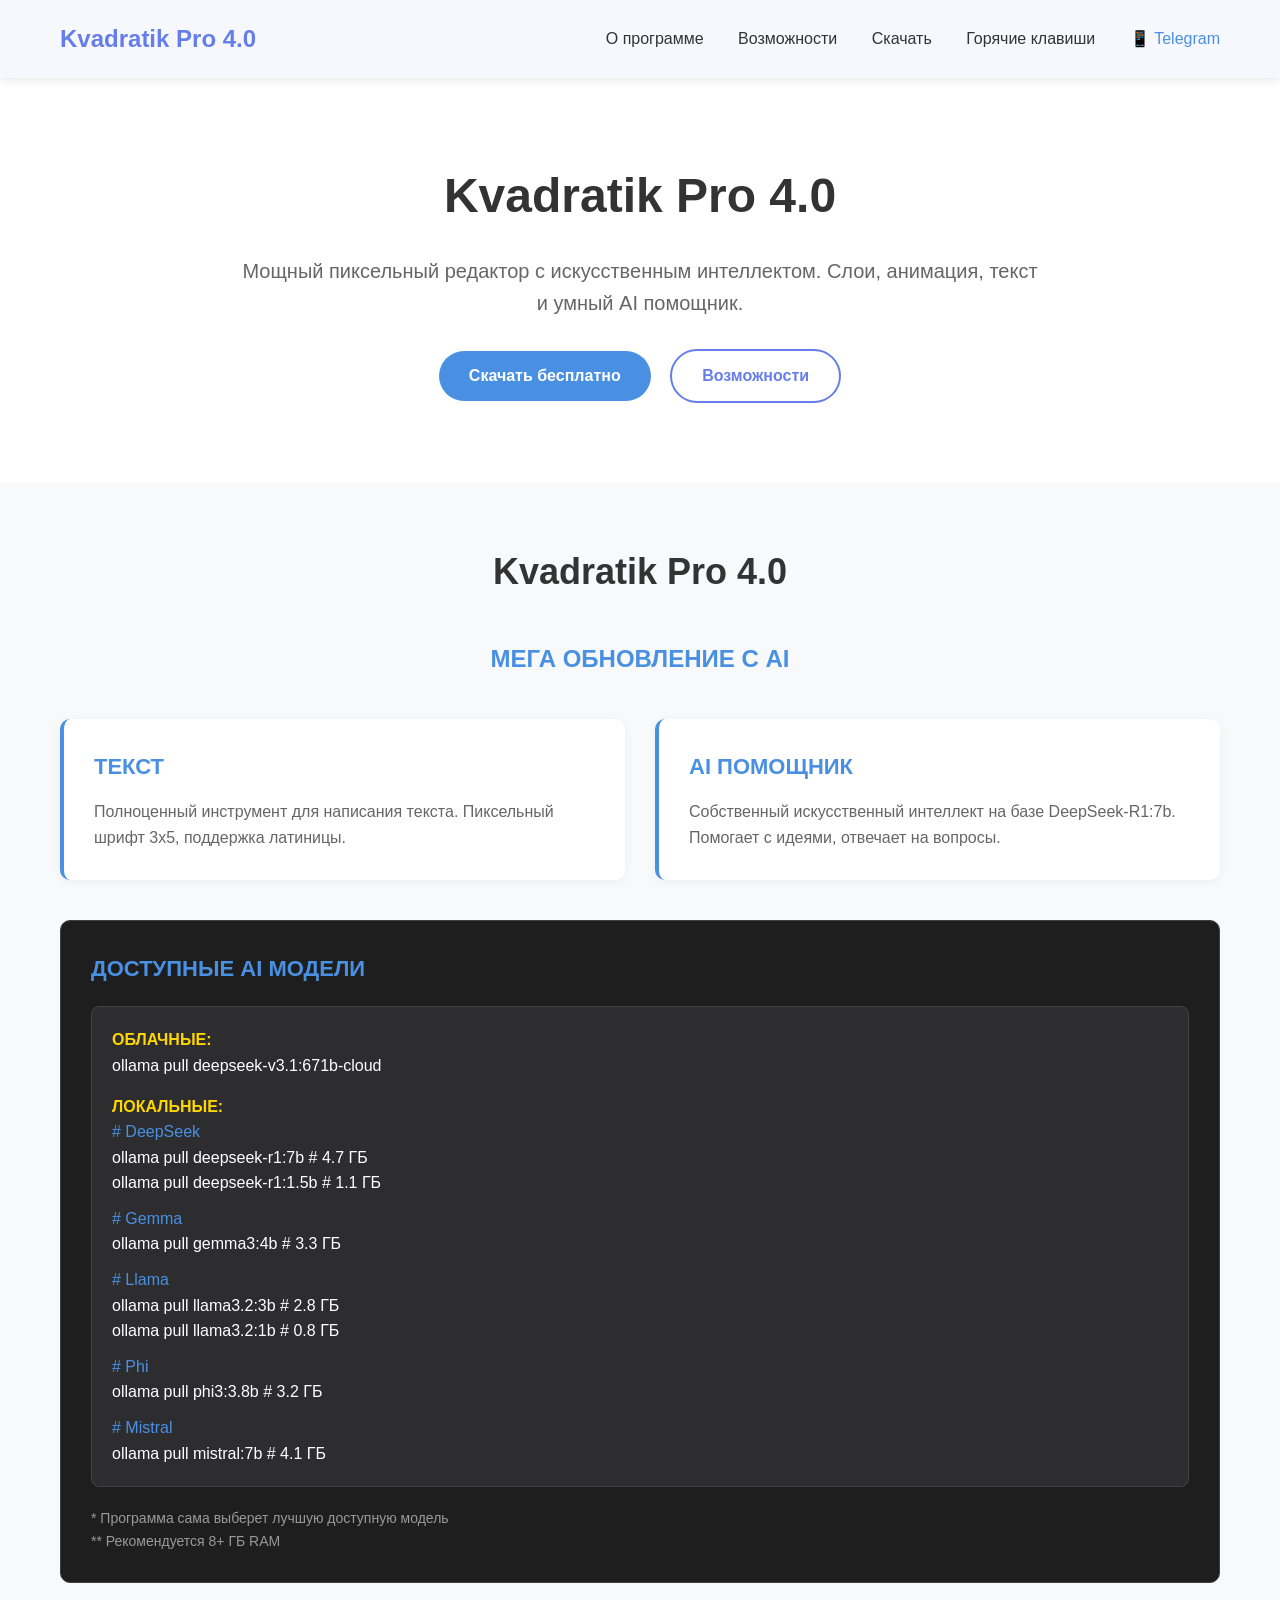
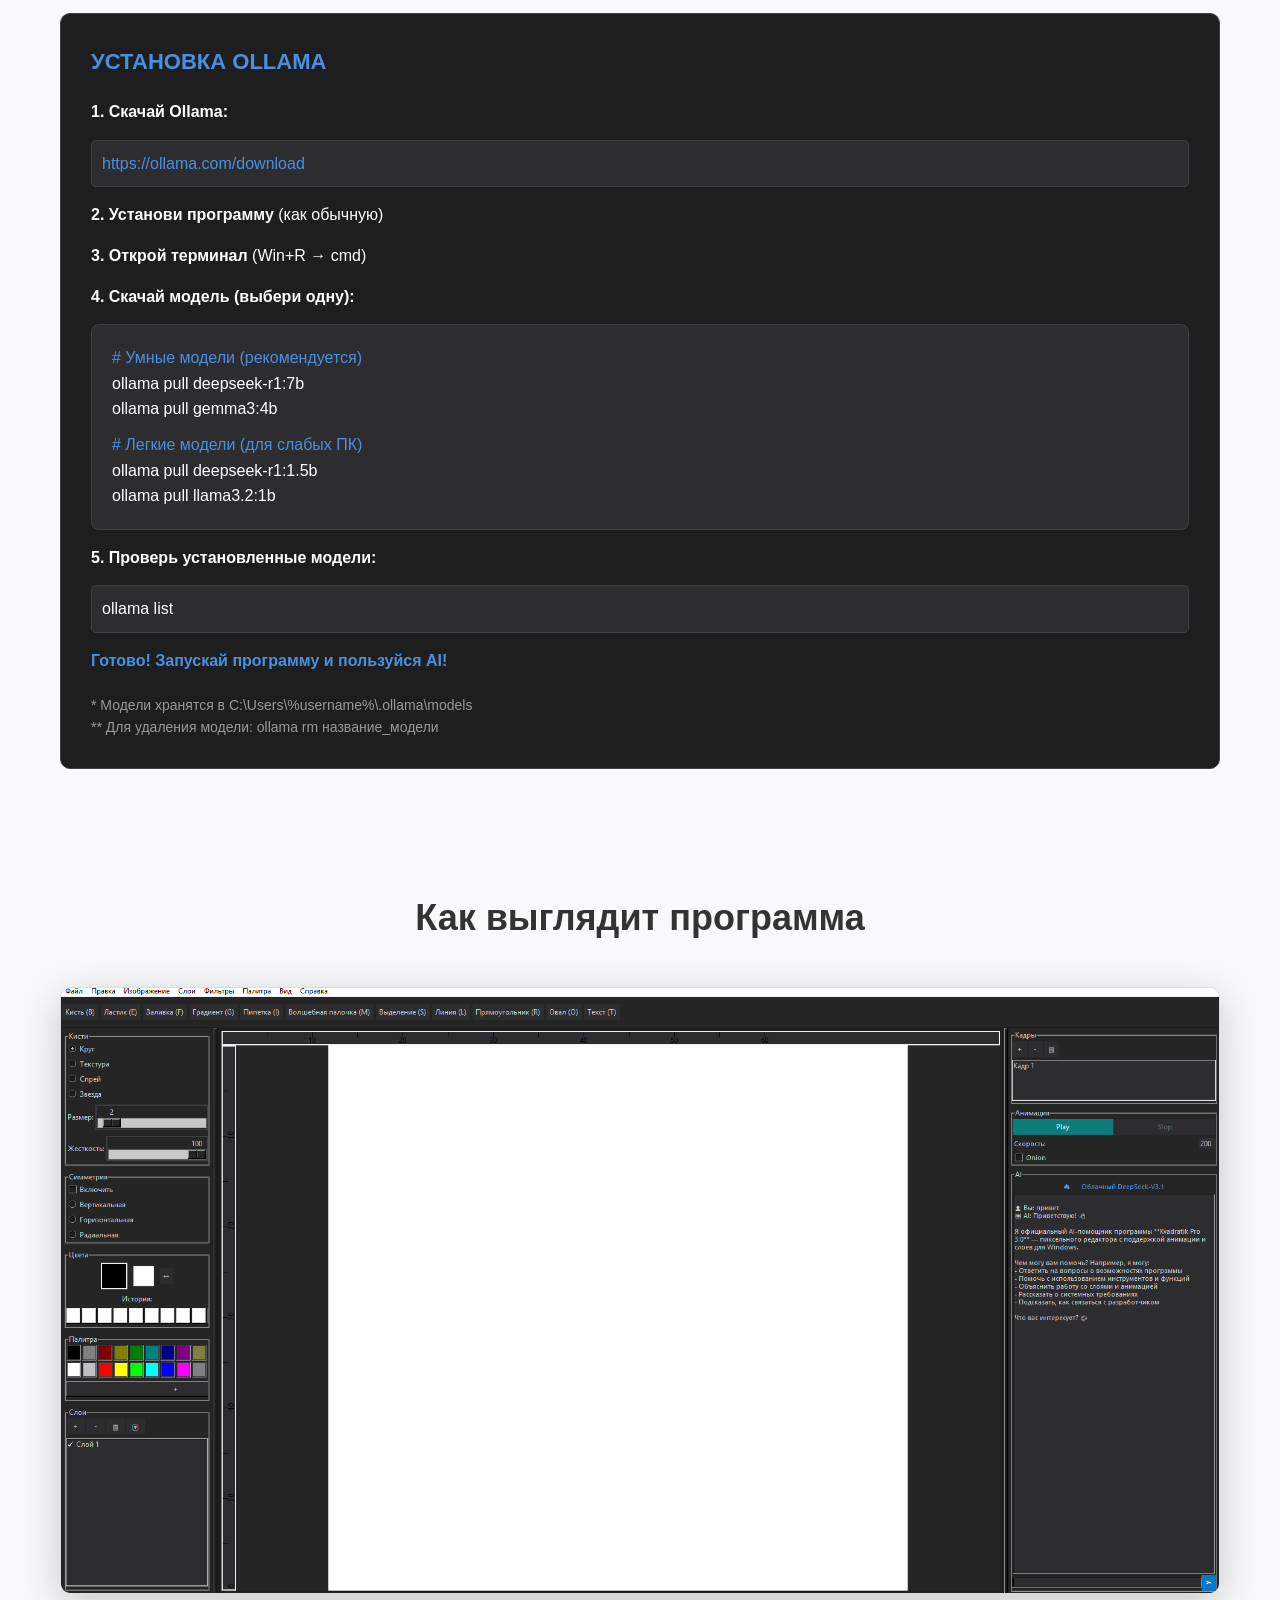
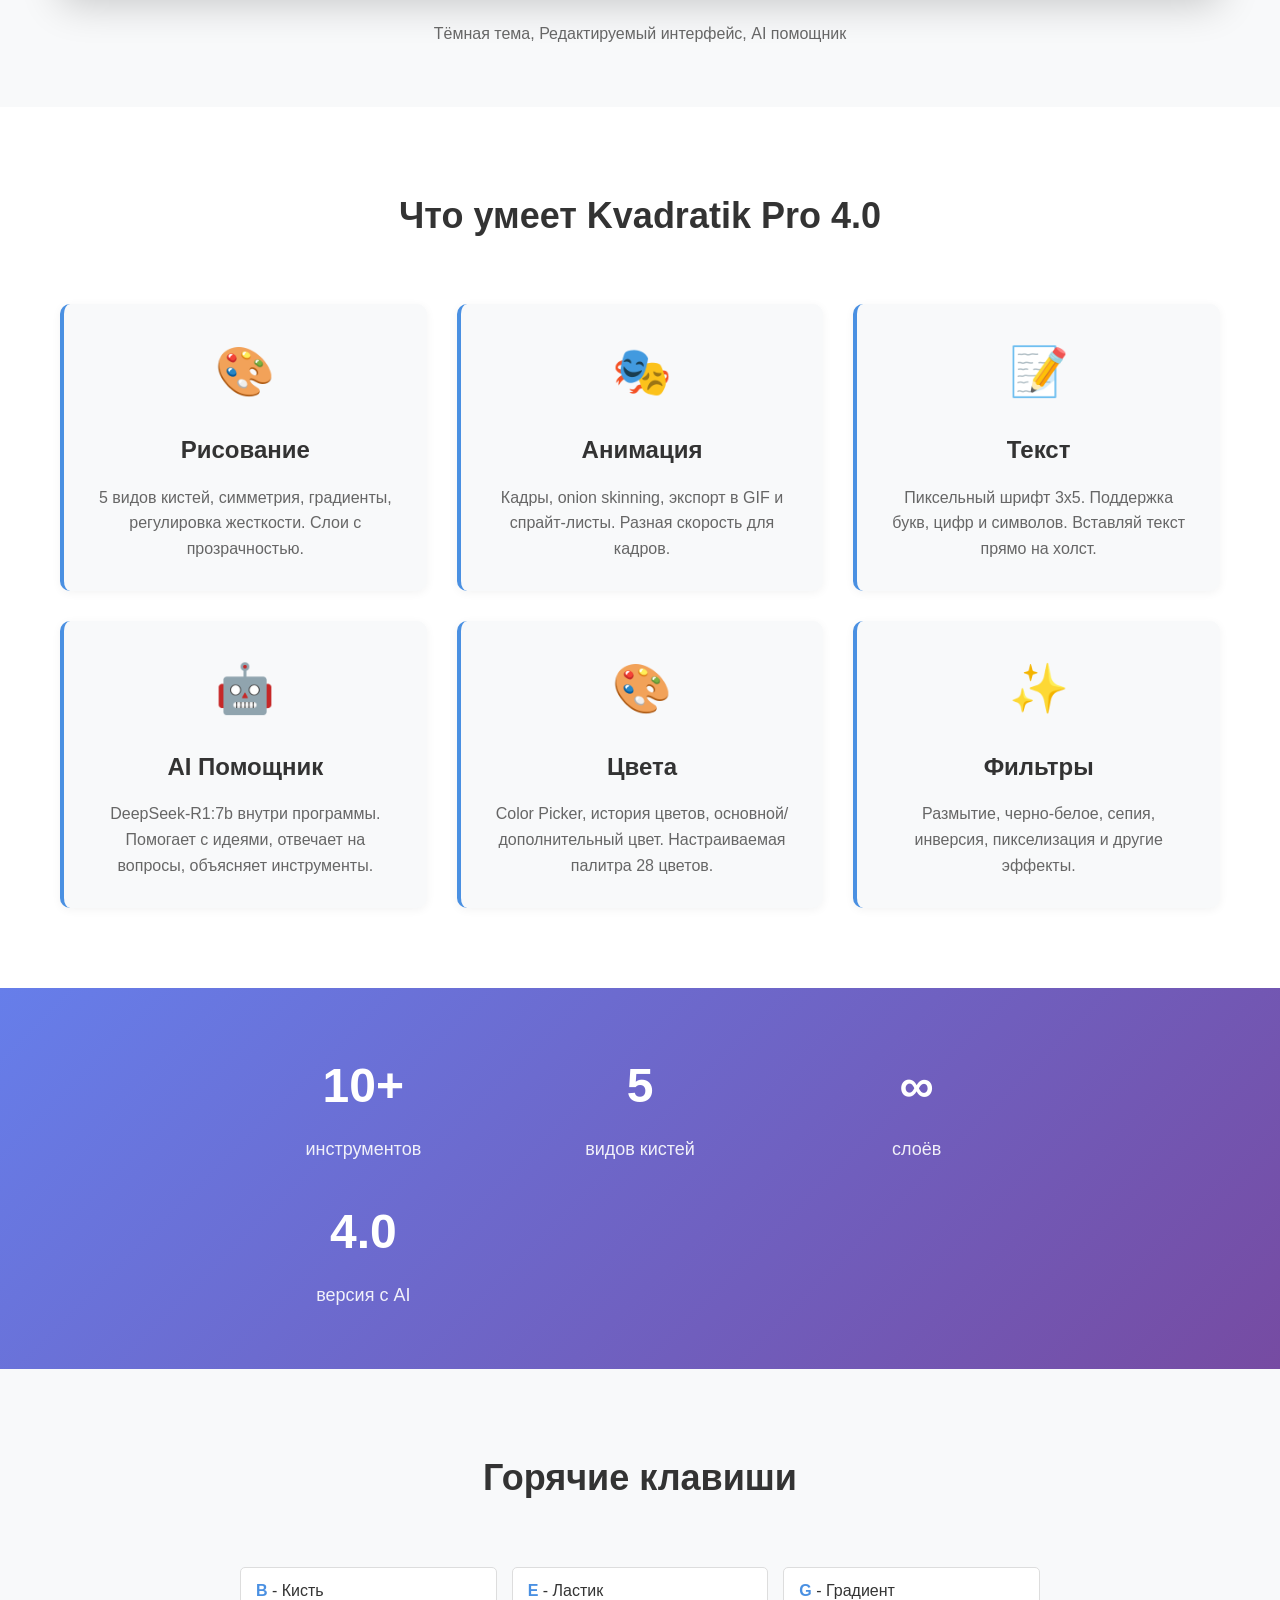
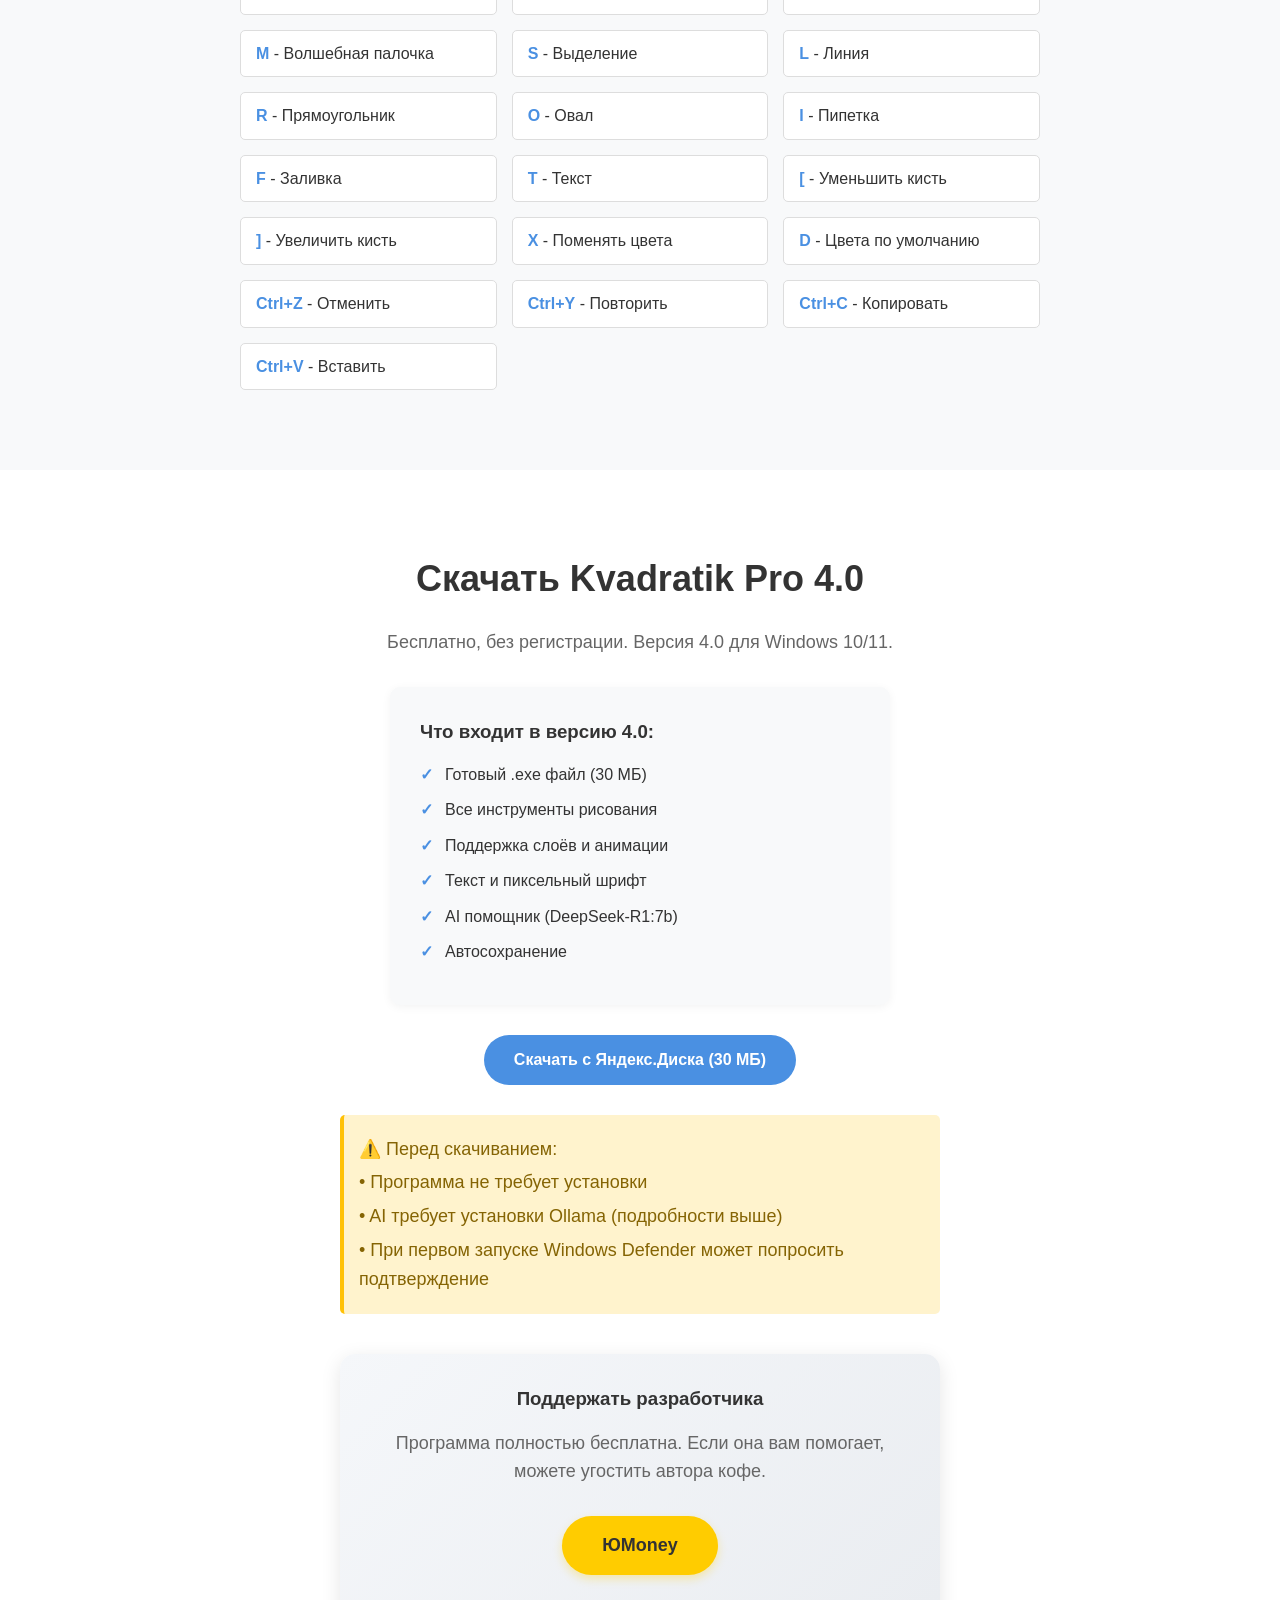
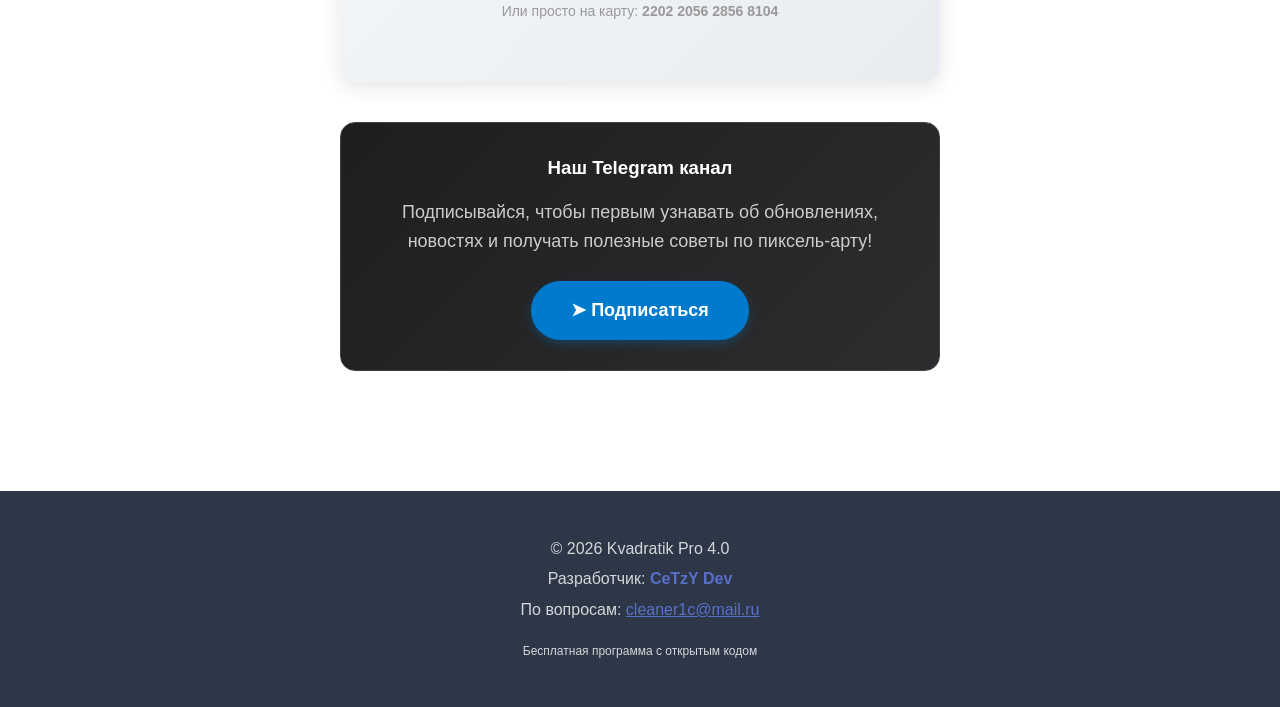
<file: index.html>
<!DOCTYPE html>
<html lang="ru">
<head>
    <meta charset="UTF-8">
    <meta name="viewport" content="width=device-width, initial-scale=1.0">
    
    <link rel="icon" type="image/x-icon" href="favicon.ico?v=2">
    <link rel="shortcut icon" href="favicon.ico?v=2" type="image/x-icon">
    
    <title>Kvadratik Pro 4.0 | Пиксельный редактор с AI</title>
    
    <!-- Мета-теги -->
    <meta name="keywords" content="пиксельный редактор, рисование, анимация, слои, pixel art, ai помощник, deepseek">
    <meta name="description" content="Kvadratik Pro 4.0 - пиксельный редактор с AI помощником на базе DeepSeek. Слои, анимация, текст, фильтры и умный AI.">
    <meta name="author" content="CeTzY Dev">
    
    <!-- Подключение CSS -->
    <link rel="stylesheet" href="style.css">
    
    <!-- Yandex.Metrika counter -->
    <script type="text/javascript" >
       (function(m,e,t,r,i,k,a){m[i]=m[i]||function(){(m[i].a=m[i].a||[]).push(arguments)};
       m[i].l=1*new Date();
       for (var j = 0; j < document.scripts.length; j++) {if (document.scripts[j].src === r) { return; }}
       k=e.createElement(t),a=e.getElementsByTagName(t)[0],k.async=1,k.src=r,a.parentNode.insertBefore(k,a)})
       (window, document, "script", "https://mc.yandex.ru/metrika/tag.js", "ym");

       ym(106921415, "init", {
            clickmap:true,
            trackLinks:true,
            accurateTrackBounce:true,
            webvisor:true,
            ecommerce:"dataLayer",
            ssr: true,
            referrer: document.referrer,
            url: location.href
       });
    </script>
    <noscript><div><img src="https://mc.yandex.ru/watch/106921415" style="position:absolute; left:-9999px;" alt="" /></div></noscript>
</head>
<body>
    <header class="header">
        <div class="container header-content">
            <div class="logo">Kvadratik Pro 4.0</div>
            <nav class="nav">
                <a href="#about">О программе</a>
                <a href="#features">Возможности</a>
                <a href="#download">Скачать</a>
                <a href="#hotkeys">Горячие клавиши</a>
                <a href="https://t.me/+Dt6T9wrchfpiMDli" target="_blank" style="color: #4a90e2;">📱 Telegram</a>
            </nav>
        </div>
    </header>
    
    <section class="hero" id="about">
        <div class="container">
            <h1>Kvadratik Pro 4.0</h1>
            <p>Мощный пиксельный редактор с искусственным интеллектом. Слои, анимация, текст и умный AI помощник.</p>
            <div style="margin-top: 30px;">
                <a href="#download" class="btn btn-primary">Скачать бесплатно</a>
                <a href="#features" class="btn btn-outline" style="margin-left: 15px;">Возможности</a>
            </div>
        </div>
    </section>
    
    <!-- БЛОК ОБНОВЛЕНИЯ 4.0 -->
    <section style="background: #f8f9fa; padding: 60px 0;">
        <div class="container">
            <h2 style="text-align: center; font-size: 36px; margin-bottom: 40px; color: #333;">Kvadratik Pro 4.0</h2>
            <h3 style="text-align: center; font-size: 24px; margin-bottom: 40px; color: #4a90e2;">МЕГА ОБНОВЛЕНИЕ С AI</h3>
            
            <div style="display: grid; grid-template-columns: repeat(auto-fit, minmax(300px, 1fr)); gap: 30px; margin-bottom: 40px;">
                <div style="background: white; padding: 30px; border-radius: 10px; border-left: 4px solid #4a90e2; box-shadow: 0 2px 10px rgba(0,0,0,0.05);">
                    <h4 style="font-size: 22px; color: #4a90e2; margin-bottom: 15px;">ТЕКСТ</h4>
                    <p style="color: #666;">Полноценный инструмент для написания текста. Пиксельный шрифт 3x5, поддержка латиницы.</p>
                </div>
                
                <div style="background: white; padding: 30px; border-radius: 10px; border-left: 4px solid #4a90e2; box-shadow: 0 2px 10px rgba(0,0,0,0.05);">
                    <h4 style="font-size: 22px; color: #4a90e2; margin-bottom: 15px;">AI ПОМОЩНИК</h4>
                    <p style="color: #666;">Собственный искусственный интеллект на базе DeepSeek-R1:7b. Помогает с идеями, отвечает на вопросы.</p>
                </div>
            </div>
            
            <div style="background: #1e1e1e; padding: 30px; border-radius: 10px; color: white; border: 1px solid #3f3f46; margin-bottom: 30px;">
                <h4 style="font-size: 22px; margin-bottom: 20px; color: #4a90e2;">ДОСТУПНЫЕ AI МОДЕЛИ</h4>
                
                <div style="background: #2d2d30; padding: 20px; border-radius: 8px; font-family: monospace; border: 1px solid #3f3f46;">
                    <p style="color: #ffd700; font-weight: bold;">ОБЛАЧНЫЕ:</p>
                    <p style="color: #fff;">ollama pull deepseek-v3.1:671b-cloud</p>
                    
                    <p style="color: #ffd700; font-weight: bold; margin-top: 15px;">ЛОКАЛЬНЫЕ:</p>
                    <p style="color: #4a90e2;"># DeepSeek</p>
                    <p style="color: #fff;">ollama pull deepseek-r1:7b     # 4.7 ГБ</p>
                    <p style="color: #fff;">ollama pull deepseek-r1:1.5b   # 1.1 ГБ</p>
                    
                    <p style="color: #4a90e2; margin-top: 10px;"># Gemma</p>
                    <p style="color: #fff;">ollama pull gemma3:4b          # 3.3 ГБ</p>
                    
                    <p style="color: #4a90e2; margin-top: 10px;"># Llama</p>
                    <p style="color: #fff;">ollama pull llama3.2:3b        # 2.8 ГБ</p>
                    <p style="color: #fff;">ollama pull llama3.2:1b        # 0.8 ГБ</p>
                    
                    <p style="color: #4a90e2; margin-top: 10px;"># Phi</p>
                    <p style="color: #fff;">ollama pull phi3:3.8b          # 3.2 ГБ</p>
                    
                    <p style="color: #4a90e2; margin-top: 10px;"># Mistral</p>
                    <p style="color: #fff;">ollama pull mistral:7b         # 4.1 ГБ</p>
                </div>
                
                <p style="font-size: 14px; margin-top: 20px; color: #999;">
                    * Программа сама выберет лучшую доступную модель<br>
                    ** Рекомендуется 8+ ГБ RAM
                </p>
            </div>

            <!-- ИНСТРУКЦИЯ ПО УСТАНОВКЕ OLLAMA -->
            <div style="background: #1e1e1e; padding: 30px; border-radius: 10px; color: white; border: 1px solid #3f3f46;">
                <h4 style="font-size: 22px; margin-bottom: 20px; color: #4a90e2;">УСТАНОВКА OLLAMA</h4>
                
                <p style="margin: 15px 0; color: #fff;"><strong>1. Скачай Ollama:</strong></p>
                <div style="background: #2d2d30; padding: 10px; border-radius: 5px; margin: 10px 0; border: 1px solid #3f3f46;">
                    <code style="color: #4a90e2;">https://ollama.com/download</code>
                </div>
                
                <p style="margin: 15px 0; color: #fff;"><strong>2. Установи программу</strong> (как обычную)</p>
                
                <p style="margin: 15px 0; color: #fff;"><strong>3. Открой терминал</strong> (Win+R → cmd)</p>
                
                <p style="margin: 15px 0; color: #fff;"><strong>4. Скачай модель (выбери одну):</strong></p>
                <div style="background: #2d2d30; padding: 20px; border-radius: 8px; font-family: monospace; border: 1px solid #3f3f46;">
                    <p style="color: #4a90e2;"># Умные модели (рекомендуется)</p>
                    <p style="color: #fff;">ollama pull deepseek-r1:7b</p>
                    <p style="color: #fff;">ollama pull gemma3:4b</p>
                    
                    <p style="color: #4a90e2; margin-top: 10px;"># Легкие модели (для слабых ПК)</p>
                    <p style="color: #fff;">ollama pull deepseek-r1:1.5b</p>
                    <p style="color: #fff;">ollama pull llama3.2:1b</p>
                </div>
                
                <p style="margin: 15px 0; color: #fff;"><strong>5. Проверь установленные модели:</strong></p>
                <div style="background: #2d2d30; padding: 10px; border-radius: 5px; border: 1px solid #3f3f46;">
                    <p style="color: #fff;">ollama list</p>
                </div>
                
                <p style="margin: 15px 0; color: #4a90e2;"><strong>Готово! Запускай программу и пользуйся AI!</strong></p>
                
                <p style="font-size: 14px; margin-top: 20px; color: #999;">
                    * Модели хранятся в C:\Users\%username%\.ollama\models<br>
                    ** Для удаления модели: ollama rm название_модели
                </p>
            </div>
        </div>
    </section>
    
    <section class="screenshot">
        <div class="container">
            <h2>Как выглядит программа</h2>
            <img src="screenshot.png" alt="Kvadratik Pro 4.0" onerror="this.style.display='none'">
            <p style="color: #666; margin-top: 20px;">Тёмная тема, Редактируемый интерфейс, AI помощник</p>
        </div>
    </section>
    
    <section class="features" id="features">
        <div class="container">
            <h2>Что умеет Kvadratik Pro 4.0</h2>
            <div class="features-grid">
                <div class="feature-card">
                    <div class="feature-icon">🎨</div>
                    <h3>Рисование</h3>
                    <p>5 видов кистей, симметрия, градиенты, регулировка жесткости. Слои с прозрачностью.</p>
                </div>
                <div class="feature-card">
                    <div class="feature-icon">🎭</div>
                    <h3>Анимация</h3>
                    <p>Кадры, onion skinning, экспорт в GIF и спрайт-листы. Разная скорость для кадров.</p>
                </div>
                <div class="feature-card">
                    <div class="feature-icon">📝</div>
                    <h3>Текст</h3>
                    <p>Пиксельный шрифт 3x5. Поддержка букв, цифр и символов. Вставляй текст прямо на холст.</p>
                </div>
                <div class="feature-card">
                    <div class="feature-icon">🤖</div>
                    <h3>AI Помощник</h3>
                    <p>DeepSeek-R1:7b внутри программы. Помогает с идеями, отвечает на вопросы, объясняет инструменты.</p>
                </div>
                <div class="feature-card">
                    <div class="feature-icon">🎨</div>
                    <h3>Цвета</h3>
                    <p>Color Picker, история цветов, основной/дополнительный цвет. Настраиваемая палитра 28 цветов.</p>
                </div>
                <div class="feature-card">
                    <div class="feature-icon">✨</div>
                    <h3>Фильтры</h3>
                    <p>Размытие, черно-белое, сепия, инверсия, пикселизация и другие эффекты.</p>
                </div>
            </div>
        </div>
    </section>
    
    <section class="stats">
        <div class="container">
            <div class="stats-grid">
                <div class="stat-item">
                    <h3>10+</h3>
                    <p>инструментов</p>
                </div>
                <div class="stat-item">
                    <h3>5</h3>
                    <p>видов кистей</p>
                </div>
                <div class="stat-item">
                    <h3>∞</h3>
                    <p>слоёв</p>
                </div>
                <div class="stat-item">
                    <h3>4.0</h3>
                    <p>версия с AI</p>
                </div>
            </div>
        </div>
    </section>
    
    <section class="features" id="hotkeys" style="background: #f8f9fa;">
        <div class="container">
            <h2>Горячие клавиши</h2>
            <div style="display: grid; grid-template-columns: repeat(auto-fit, minmax(200px, 1fr)); gap: 15px; max-width: 800px; margin: 0 auto;">
                <div style="background: white; padding: 10px 15px; border-radius: 5px; border: 1px solid #ddd;"><span style="color: #4a90e2; font-weight: bold;">B</span> - Кисть</div>
                <div style="background: white; padding: 10px 15px; border-radius: 5px; border: 1px solid #ddd;"><span style="color: #4a90e2; font-weight: bold;">E</span> - Ластик</div>
                <div style="background: white; padding: 10px 15px; border-radius: 5px; border: 1px solid #ddd;"><span style="color: #4a90e2; font-weight: bold;">G</span> - Градиент</div>
                <div style="background: white; padding: 10px 15px; border-radius: 5px; border: 1px solid #ddd;"><span style="color: #4a90e2; font-weight: bold;">M</span> - Волшебная палочка</div>
                <div style="background: white; padding: 10px 15px; border-radius: 5px; border: 1px solid #ddd;"><span style="color: #4a90e2; font-weight: bold;">S</span> - Выделение</div>
                <div style="background: white; padding: 10px 15px; border-radius: 5px; border: 1px solid #ddd;"><span style="color: #4a90e2; font-weight: bold;">L</span> - Линия</div>
                <div style="background: white; padding: 10px 15px; border-radius: 5px; border: 1px solid #ddd;"><span style="color: #4a90e2; font-weight: bold;">R</span> - Прямоугольник</div>
                <div style="background: white; padding: 10px 15px; border-radius: 5px; border: 1px solid #ddd;"><span style="color: #4a90e2; font-weight: bold;">O</span> - Овал</div>
                <div style="background: white; padding: 10px 15px; border-radius: 5px; border: 1px solid #ddd;"><span style="color: #4a90e2; font-weight: bold;">I</span> - Пипетка</div>
                <div style="background: white; padding: 10px 15px; border-radius: 5px; border: 1px solid #ddd;"><span style="color: #4a90e2; font-weight: bold;">F</span> - Заливка</div>
                <div style="background: white; padding: 10px 15px; border-radius: 5px; border: 1px solid #ddd;"><span style="color: #4a90e2; font-weight: bold;">T</span> - Текст</div>
                <div style="background: white; padding: 10px 15px; border-radius: 5px; border: 1px solid #ddd;"><span style="color: #4a90e2; font-weight: bold;">[</span> - Уменьшить кисть</div>
                <div style="background: white; padding: 10px 15px; border-radius: 5px; border: 1px solid #ddd;"><span style="color: #4a90e2; font-weight: bold;">]</span> - Увеличить кисть</div>
                <div style="background: white; padding: 10px 15px; border-radius: 5px; border: 1px solid #ddd;"><span style="color: #4a90e2; font-weight: bold;">X</span> - Поменять цвета</div>
                <div style="background: white; padding: 10px 15px; border-radius: 5px; border: 1px solid #ddd;"><span style="color: #4a90e2; font-weight: bold;">D</span> - Цвета по умолчанию</div>
                <div style="background: white; padding: 10px 15px; border-radius: 5px; border: 1px solid #ddd;"><span style="color: #4a90e2; font-weight: bold;">Ctrl+Z</span> - Отменить</div>
                <div style="background: white; padding: 10px 15px; border-radius: 5px; border: 1px solid #ddd;"><span style="color: #4a90e2; font-weight: bold;">Ctrl+Y</span> - Повторить</div>
                <div style="background: white; padding: 10px 15px; border-radius: 5px; border: 1px solid #ddd;"><span style="color: #4a90e2; font-weight: bold;">Ctrl+C</span> - Копировать</div>
                <div style="background: white; padding: 10px 15px; border-radius: 5px; border: 1px solid #ddd;"><span style="color: #4a90e2; font-weight: bold;">Ctrl+V</span> - Вставить</div>
            </div>
        </div>
    </section>
    
    <section class="download" id="download">
        <div class="container">
            <h2>Скачать Kvadratik Pro 4.0</h2>
            <p>Бесплатно, без регистрации. Версия 4.0 для Windows 10/11.</p>
            
            <div class="download-info">
                <h3>Что входит в версию 4.0:</h3>
                <ul>
                    <li>Готовый .exe файл (30 МБ)</li>
                    <li>Все инструменты рисования</li>
                    <li>Поддержка слоёв и анимации</li>
                    <li>Текст и пиксельный шрифт</li>
                    <li>AI помощник (DeepSeek-R1:7b)</li>
                    <li>Автосохранение</li>
                </ul>
            </div>
            
            <div style="margin: 30px 0;">
                <a href="https://disk.yandex.ru/d/Xu4DqZOEypRyHQ" class="btn btn-primary">Скачать с Яндекс.Диска (30 МБ)</a>
            </div>
            
            <div class="warning-box">
                <p>⚠️ Перед скачиванием:</p>
                <p>• Программа не требует установки</p>
                <p>• AI требует установки Ollama (подробности выше)</p>
                <p>• При первом запуске Windows Defender может попросить подтверждение</p>
            </div>
            
            <!-- Блок доната -->
            <div style="text-align: center; margin: 40px auto; max-width: 600px;">
                <div style="background: linear-gradient(135deg, #f5f7fa 0%, #e9ecf0 100%); padding: 30px; border-radius: 15px; box-shadow: 0 5px 20px rgba(0,0,0,0.1);">
                    <h3 style="color: #333; margin-bottom: 15px;">Поддержать разработчика</h3>
                    <p style="color: #666; margin-bottom: 25px;">
                        Программа полностью бесплатна. Если она вам помогает, можете угостить автора кофе.
                    </p>
                    
                    <a href="https://yoomoney.ru/to/4100119477760313" target="_blank" 
                       style="display: inline-block; background: #ffcc00; color: #333; padding: 15px 40px; 
                              border-radius: 50px; text-decoration: none; font-weight: bold; font-size: 18px;
                              box-shadow: 0 4px 10px rgba(255,204,0,0.3); transition: transform 0.3s;
                              margin: 5px;">
                        ЮMoney
                    </a>
                    
                    <p style="margin-top: 20px; color: #999; font-size: 14px;">
                        Или просто на карту: <b>2202 2056 2856 8104</b>
                    </p>
                </div>
            </div>

            <!-- Telegram канал -->
            <div style="text-align: center; margin: 40px auto; max-width: 600px;">
                <div style="background: linear-gradient(135deg, #1e1e1e 0%, #2d2d30 100%); padding: 30px; border-radius: 15px; border: 1px solid #3f3f46;">
                    <h3 style="color: white; margin-bottom: 15px;">Наш Telegram канал</h3>
                    <p style="color: #cccccc; margin-bottom: 25px;">
                        Подписывайся, чтобы первым узнавать об обновлениях, новостях и получать полезные советы по пиксель-арту!
                    </p>
                    
                    <a href="https://t.me/+Dt6T9wrchfpiMDli" target="_blank" 
                       style="display: inline-block; background: #007acc; color: white; padding: 15px 40px; 
                              border-radius: 50px; text-decoration: none; font-weight: bold; font-size: 18px;
                              box-shadow: 0 4px 10px rgba(0,122,204,0.3); transition: transform 0.3s;">
                        ➤ Подписаться
                    </a>
                </div>
            </div>
        </div>
    </section>
    
    <footer class="footer">
        <div class="container">
            <p>© 2026 Kvadratik Pro 4.0</p>
            <p>Разработчик: <strong style="color: #667eea;">CeTzY Dev</strong></p>
            <p>По вопросам: <a href="mailto:cleaner1c@mail.ru">cleaner1c@mail.ru</a></p>
            <p style="margin-top: 20px; font-size: 12px;">Бесплатная программа с открытым кодом</p>
        </div>
    </footer>
</body>
                    </html>
</file>
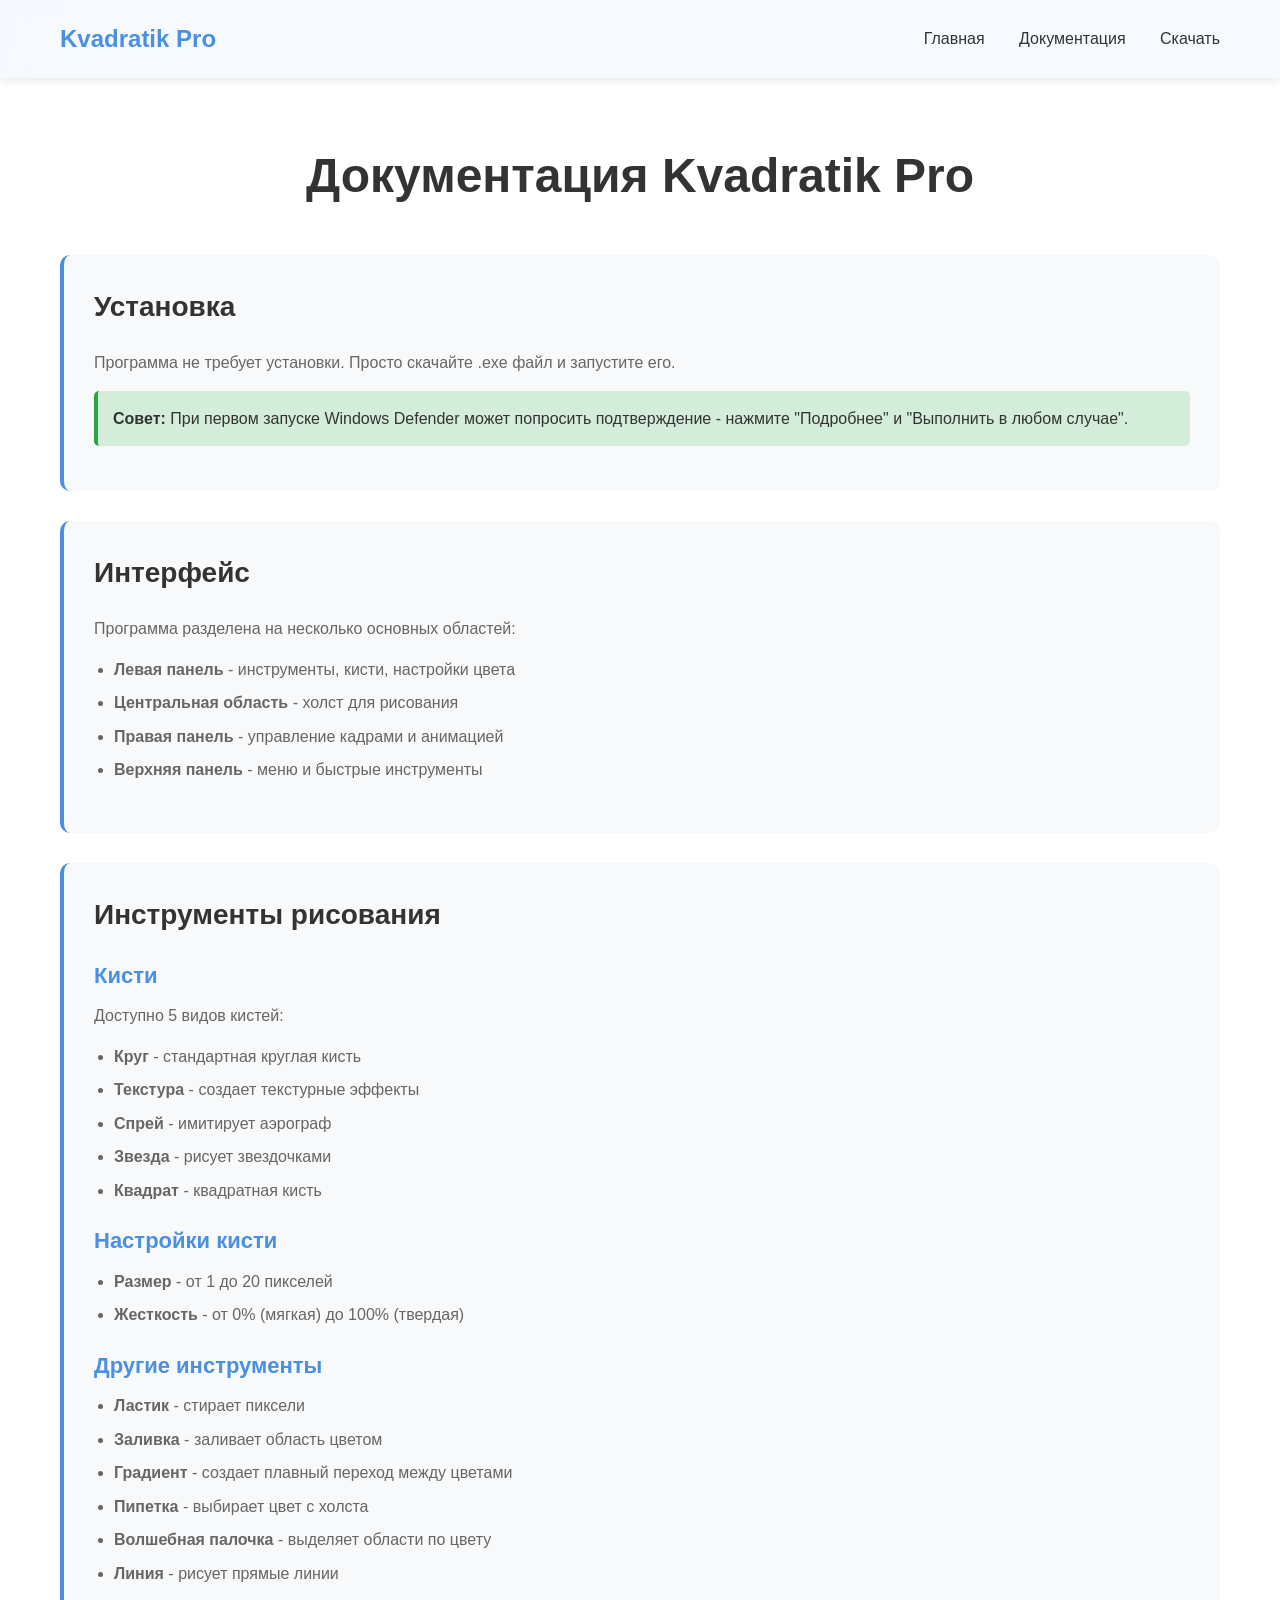
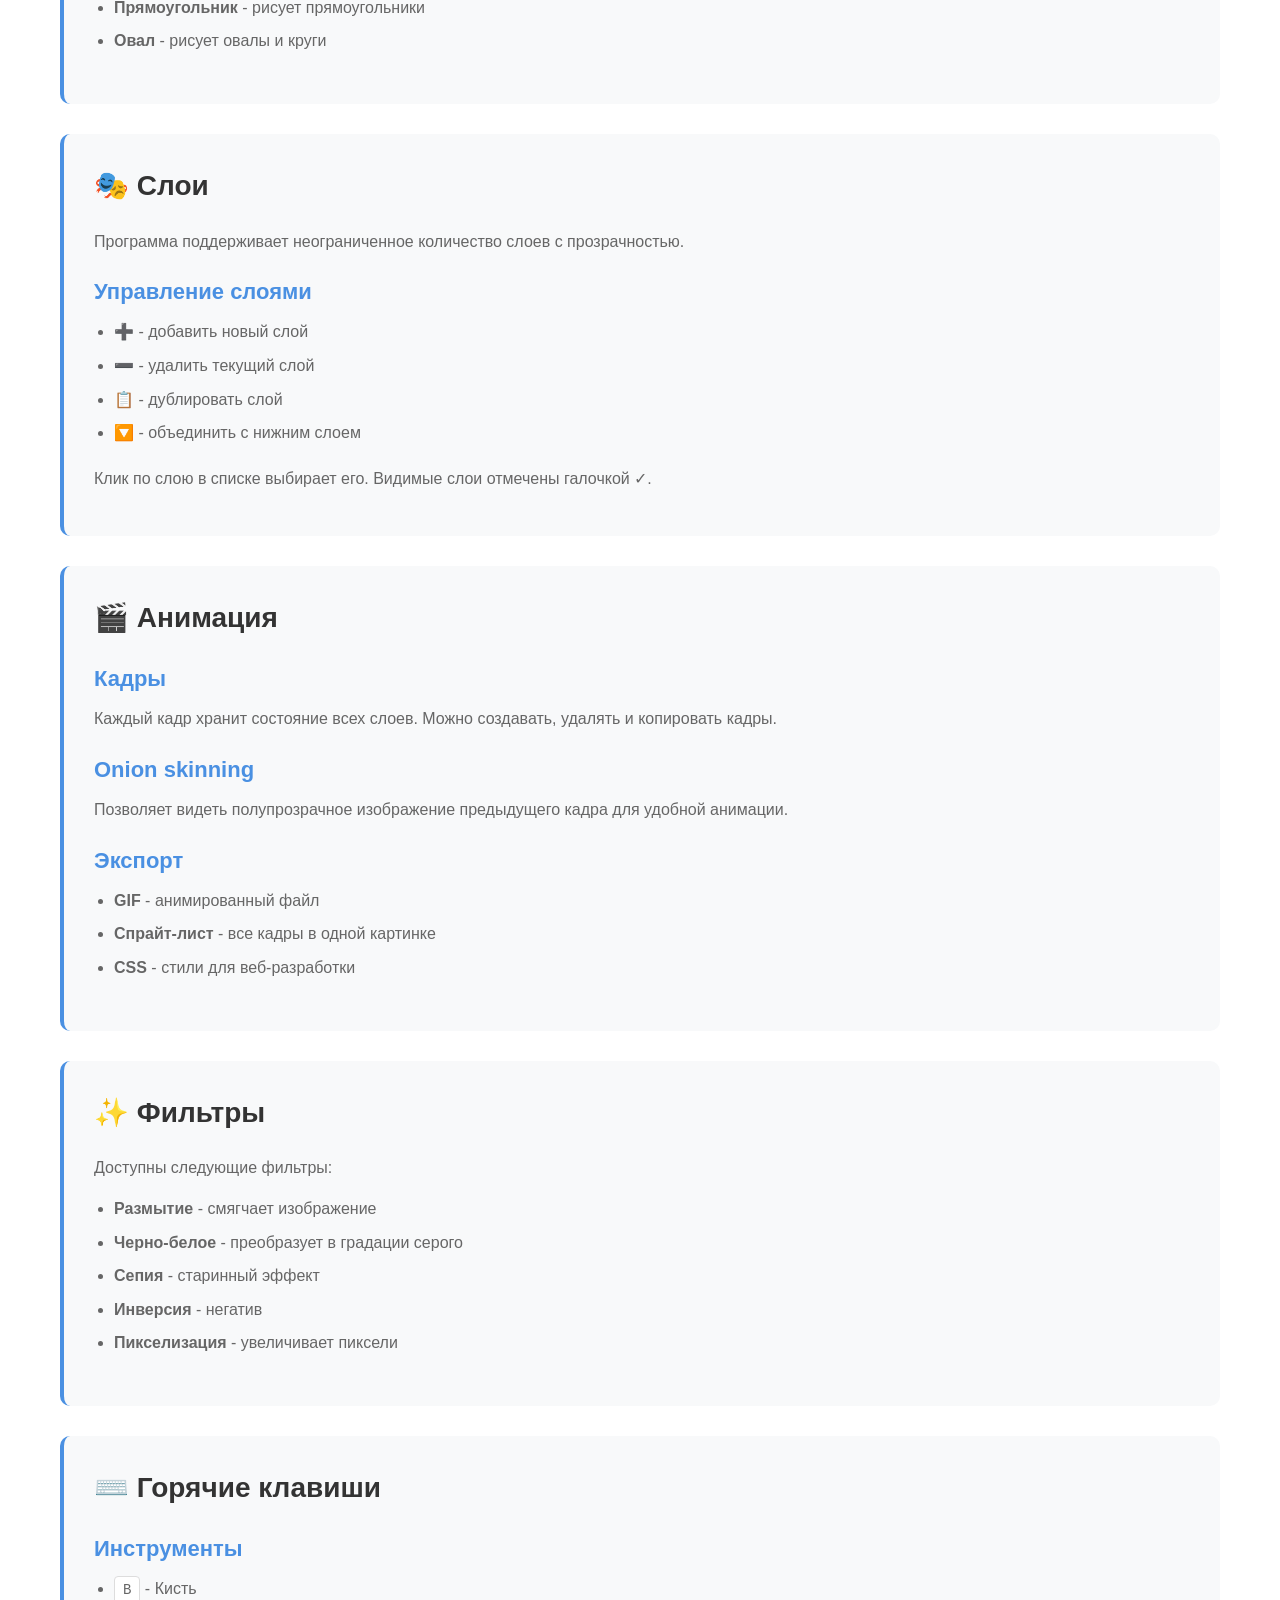
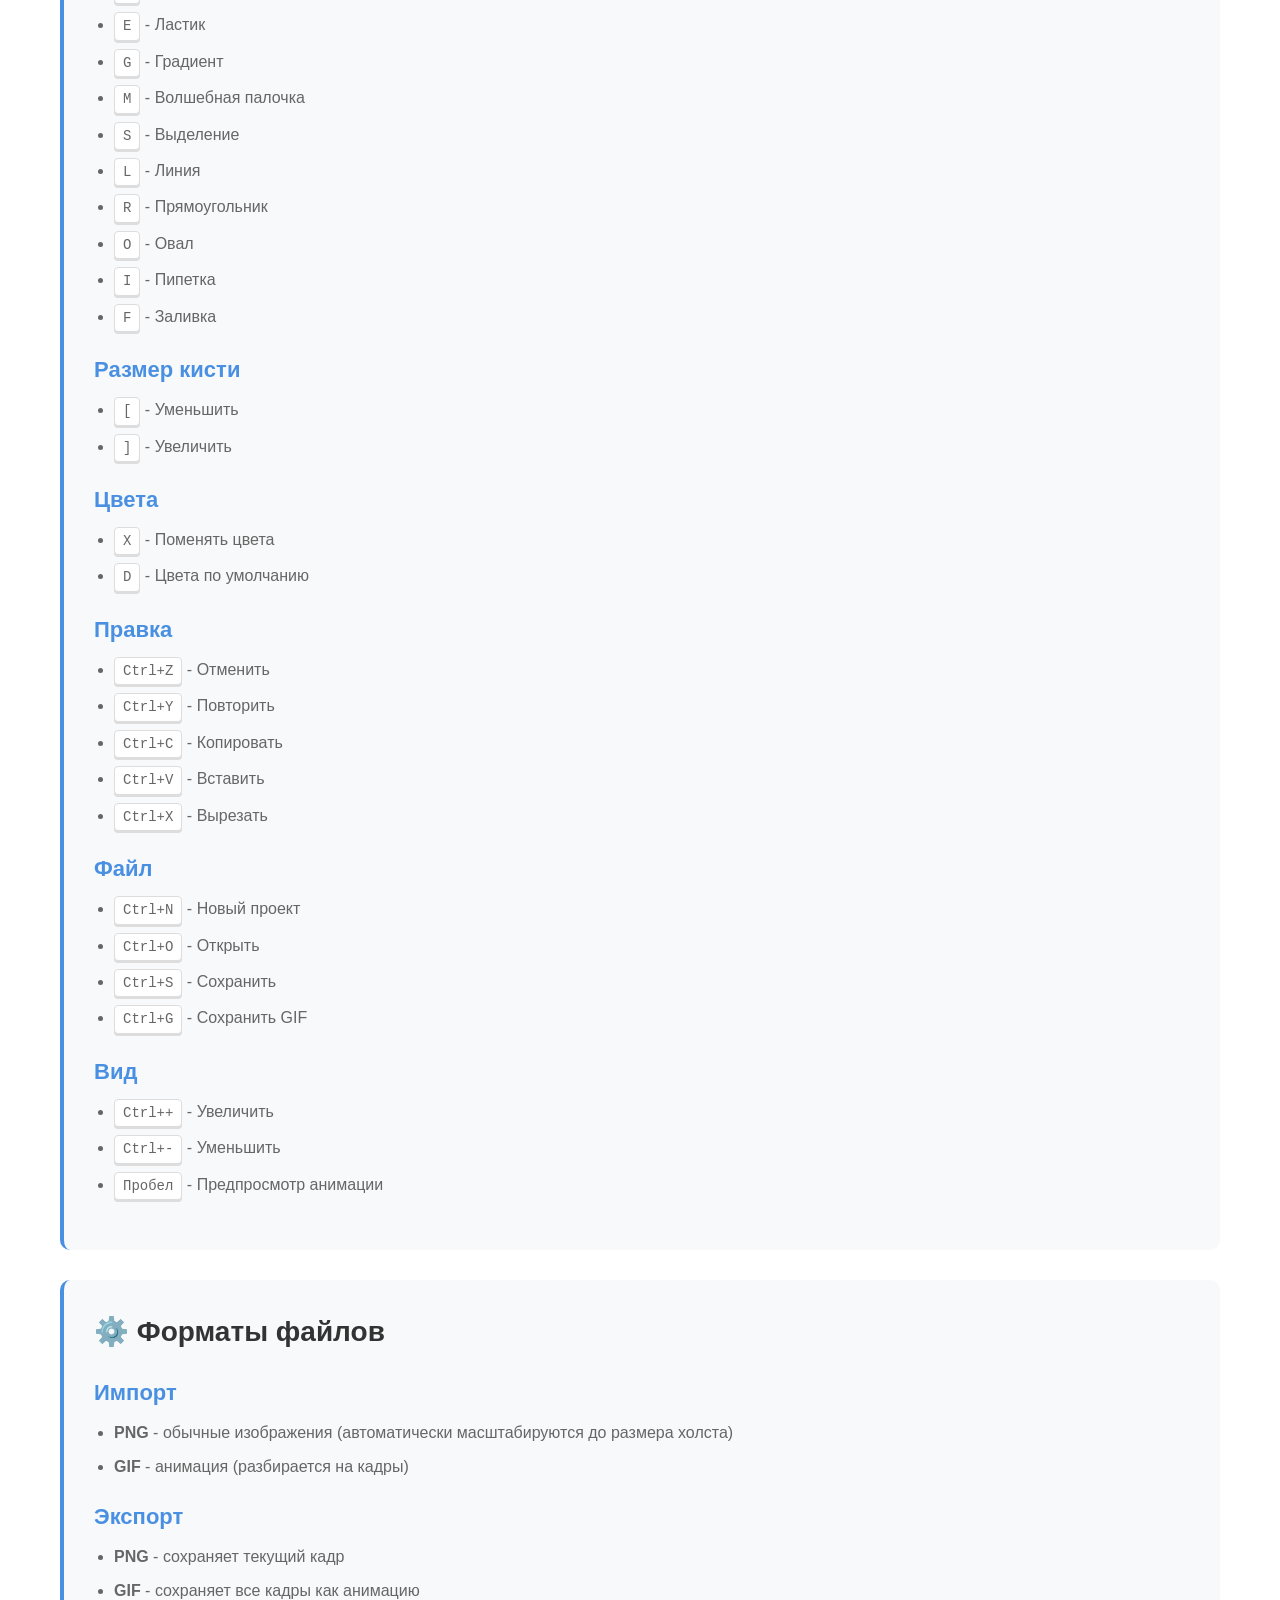
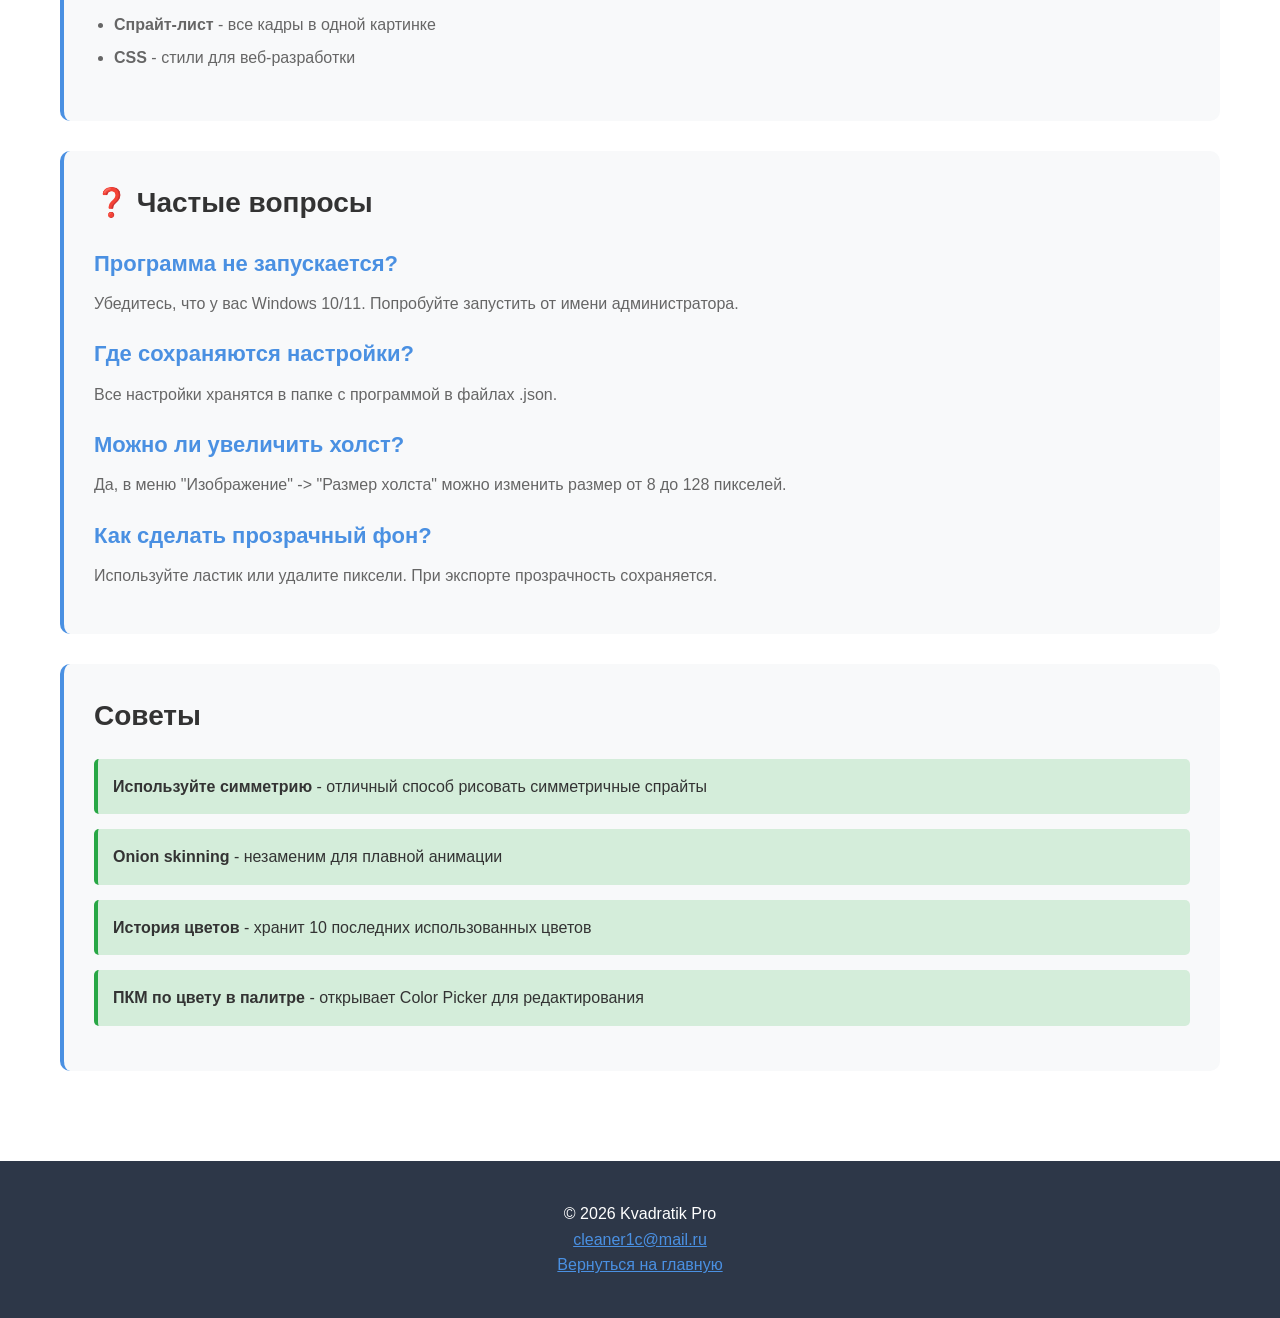
<file: docs.html>
<!DOCTYPE html>
<html lang="ru">
<head>
    <meta charset="UTF-8">
    <meta name="viewport" content="width=device-width, initial-scale=1.0">
    
    <link rel="icon" type="image/x-icon" href="favicon.ico?v=2">
    <link rel="shortcut icon" href="favicon.ico?v=2" type="image/x-icon">
    
    <title>Документация Kvadratik Pro</title>
    
    <style>
        * {
            margin: 0;
            padding: 0;
            box-sizing: border-box;
            font-family: 'Segoe UI', Tahoma, Geneva, Verdana, sans-serif;
        }
        
        body {
            background: linear-gradient(135deg, #4a90e2 0%, #6c5ce7 100%);
            color: #333;
            line-height: 1.6;
        }
        
        .container {
            max-width: 1200px;
            margin: 0 auto;
            padding: 0 20px;
        }
        
        .header {
            background: rgba(255, 255, 255, 0.95);
            padding: 20px 0;
            box-shadow: 0 2px 10px rgba(0,0,0,0.1);
            position: sticky;
            top: 0;
            z-index: 100;
            backdrop-filter: blur(10px);
        }
        
        .header-content {
            display: flex;
            justify-content: space-between;
            align-items: center;
        }
        
        .logo {
            font-size: 24px;
            font-weight: bold;
            color: #4a90e2;
        }
        
        .nav a {
            color: #333;
            text-decoration: none;
            margin-left: 30px;
            font-weight: 500;
            transition: color 0.3s;
        }
        
        .nav a:hover {
            color: #4a90e2;
        }
        
        .docs {
            background: white;
            padding: 60px 0;
            min-height: calc(100vh - 200px);
        }
        
        .docs h1 {
            font-size: 48px;
            margin-bottom: 40px;
            color: #333;
            text-align: center;
        }
        
        .docs-section {
            background: #f8f9fa;
            padding: 30px;
            border-radius: 10px;
            margin-bottom: 30px;
            border-left: 4px solid #4a90e2;
        }
        
        .docs-section h2 {
            color: #333;
            margin-bottom: 20px;
            font-size: 28px;
        }
        
        .docs-section h3 {
            color: #4a90e2;
            margin: 20px 0 10px;
            font-size: 22px;
        }
        
        .docs-section p {
            color: #666;
            margin-bottom: 15px;
        }
        
        .docs-section ul, .docs-section ol {
            margin-left: 20px;
            margin-bottom: 20px;
            color: #666;
        }
        
        .docs-section li {
            margin: 8px 0;
        }
        
        .docs-section code {
            background: #e9ecef;
            padding: 2px 6px;
            border-radius: 4px;
            font-family: monospace;
            color: #d63384;
        }
        
        .docs-section pre {
            background: #2d2d30;
            color: #fff;
            padding: 15px;
            border-radius: 8px;
            overflow-x: auto;
            margin: 15px 0;
        }
        
        .docs-section pre code {
            background: none;
            color: #fff;
            padding: 0;
        }
        
        .tip {
            background: #d4edda;
            border-left: 4px solid #28a745;
            padding: 15px;
            border-radius: 5px;
            margin: 15px 0;
        }
        
        .warning {
            background: #fff3cd;
            border-left: 4px solid #ffc107;
            padding: 15px;
            border-radius: 5px;
            margin: 15px 0;
        }
        
        .keyboard-shortcut {
            display: inline-block;
            background: #fff;
            border: 1px solid #ddd;
            border-radius: 4px;
            padding: 2px 8px;
            font-family: monospace;
            font-size: 14px;
            box-shadow: 0 2px 0 #ddd;
        }
        
        .footer {
            background: #2d3748;
            color: white;
            padding: 40px 0;
            text-align: center;
        }
        
        .footer a {
            color: #4a90e2;
        }
        
        @media (max-width: 768px) {
            .nav {
                display: none;
            }
        }
    </style>
</head>
<body>
    <header class="header">
        <div class="container header-content">
            <div class="logo">Kvadratik Pro</div>
            <nav class="nav">
                <a href="index.html">Главная</a>
                <a href="docs.html">Документация</a>
                <a href="index.html#download">Скачать</a>
            </nav>
        </div>
    </header>
    
    <section class="docs">
        <div class="container">
            <h1>Документация Kvadratik Pro</h1>
            
            <div class="docs-section">
                <h2>Установка</h2>
                <p>Программа не требует установки. Просто скачайте .exe файл и запустите его.</p>
                <div class="tip">
                    <strong>Совет:</strong> При первом запуске Windows Defender может попросить подтверждение - нажмите "Подробнее" и "Выполнить в любом случае".
                </div>
            </div>
            
            <div class="docs-section">
                <h2>Интерфейс</h2>
                <p>Программа разделена на несколько основных областей:</p>
                <ul>
                    <li><strong>Левая панель</strong> - инструменты, кисти, настройки цвета</li>
                    <li><strong>Центральная область</strong> - холст для рисования</li>
                    <li><strong>Правая панель</strong> - управление кадрами и анимацией</li>
                    <li><strong>Верхняя панель</strong> - меню и быстрые инструменты</li>
                </ul>
            </div>
            
            <div class="docs-section">
                <h2>Инструменты рисования</h2>
                
                <h3>Кисти</h3>
                <p>Доступно 5 видов кистей:</p>
                <ul>
                    <li><strong>Круг</strong> - стандартная круглая кисть</li>
                    <li><strong>Текстура</strong> - создает текстурные эффекты</li>
                    <li><strong>Спрей</strong> - имитирует аэрограф</li>
                    <li><strong>Звезда</strong> - рисует звездочками</li>
                    <li><strong>Квадрат</strong> - квадратная кисть</li>
                </ul>
                
                <h3>Настройки кисти</h3>
                <ul>
                    <li><strong>Размер</strong> - от 1 до 20 пикселей</li>
                    <li><strong>Жесткость</strong> - от 0% (мягкая) до 100% (твердая)</li>
                </ul>
                
                <h3>Другие инструменты</h3>
                <ul>
                    <li><strong>Ластик</strong> - стирает пиксели</li>
                    <li><strong>Заливка</strong> - заливает область цветом</li>
                    <li><strong>Градиент</strong> - создает плавный переход между цветами</li>
                    <li><strong>Пипетка</strong> - выбирает цвет с холста</li>
                    <li><strong>Волшебная палочка</strong> - выделяет области по цвету</li>
                    <li><strong>Линия</strong> - рисует прямые линии</li>
                    <li><strong>Прямоугольник</strong> - рисует прямоугольники</li>
                    <li><strong>Овал</strong> - рисует овалы и круги</li>
                </ul>
            </div>
            
            <div class="docs-section">
                <h2>🎭 Слои</h2>
                <p>Программа поддерживает неограниченное количество слоев с прозрачностью.</p>
                
                <h3>Управление слоями</h3>
                <ul>
                    <li><strong>➕</strong> - добавить новый слой</li>
                    <li><strong>➖</strong> - удалить текущий слой</li>
                    <li><strong>📋</strong> - дублировать слой</li>
                    <li><strong>🔽</strong> - объединить с нижним слоем</li>
                </ul>
                
                <p>Клик по слою в списке выбирает его. Видимые слои отмечены галочкой ✓.</p>
            </div>
            
            <div class="docs-section">
                <h2>🎬 Анимация</h2>
                
                <h3>Кадры</h3>
                <p>Каждый кадр хранит состояние всех слоев. Можно создавать, удалять и копировать кадры.</p>
                
                <h3>Onion skinning</h3>
                <p>Позволяет видеть полупрозрачное изображение предыдущего кадра для удобной анимации.</p>
                
                <h3>Экспорт</h3>
                <ul>
                    <li><strong>GIF</strong> - анимированный файл</li>
                    <li><strong>Спрайт-лист</strong> - все кадры в одной картинке</li>
                    <li><strong>CSS</strong> - стили для веб-разработки</li>
                </ul>
            </div>
            
            <div class="docs-section">
                <h2>✨ Фильтры</h2>
                <p>Доступны следующие фильтры:</p>
                <ul>
                    <li><strong>Размытие</strong> - смягчает изображение</li>
                    <li><strong>Черно-белое</strong> - преобразует в градации серого</li>
                    <li><strong>Сепия</strong> - старинный эффект</li>
                    <li><strong>Инверсия</strong> - негатив</li>
                    <li><strong>Пикселизация</strong> - увеличивает пиксели</li>
                </ul>
            </div>
            
            <div class="docs-section">
                <h2>⌨️ Горячие клавиши</h2>
                
                <h3>Инструменты</h3>
                <ul>
                    <li><span class="keyboard-shortcut">B</span> - Кисть</li>
                    <li><span class="keyboard-shortcut">E</span> - Ластик</li>
                    <li><span class="keyboard-shortcut">G</span> - Градиент</li>
                    <li><span class="keyboard-shortcut">M</span> - Волшебная палочка</li>
                    <li><span class="keyboard-shortcut">S</span> - Выделение</li>
                    <li><span class="keyboard-shortcut">L</span> - Линия</li>
                    <li><span class="keyboard-shortcut">R</span> - Прямоугольник</li>
                    <li><span class="keyboard-shortcut">O</span> - Овал</li>
                    <li><span class="keyboard-shortcut">I</span> - Пипетка</li>
                    <li><span class="keyboard-shortcut">F</span> - Заливка</li>
                </ul>
                
                <h3>Размер кисти</h3>
                <ul>
                    <li><span class="keyboard-shortcut">[</span> - Уменьшить</li>
                    <li><span class="keyboard-shortcut">]</span> - Увеличить</li>
                </ul>
                
                <h3>Цвета</h3>
                <ul>
                    <li><span class="keyboard-shortcut">X</span> - Поменять цвета</li>
                    <li><span class="keyboard-shortcut">D</span> - Цвета по умолчанию</li>
                </ul>
                
                <h3>Правка</h3>
                <ul>
                    <li><span class="keyboard-shortcut">Ctrl+Z</span> - Отменить</li>
                    <li><span class="keyboard-shortcut">Ctrl+Y</span> - Повторить</li>
                    <li><span class="keyboard-shortcut">Ctrl+C</span> - Копировать</li>
                    <li><span class="keyboard-shortcut">Ctrl+V</span> - Вставить</li>
                    <li><span class="keyboard-shortcut">Ctrl+X</span> - Вырезать</li>
                </ul>
                
                <h3>Файл</h3>
                <ul>
                    <li><span class="keyboard-shortcut">Ctrl+N</span> - Новый проект</li>
                    <li><span class="keyboard-shortcut">Ctrl+O</span> - Открыть</li>
                    <li><span class="keyboard-shortcut">Ctrl+S</span> - Сохранить</li>
                    <li><span class="keyboard-shortcut">Ctrl+G</span> - Сохранить GIF</li>
                </ul>
                
                <h3>Вид</h3>
                <ul>
                    <li><span class="keyboard-shortcut">Ctrl++</span> - Увеличить</li>
                    <li><span class="keyboard-shortcut">Ctrl+-</span> - Уменьшить</li>
                    <li><span class="keyboard-shortcut">Пробел</span> - Предпросмотр анимации</li>
                </ul>
            </div>
            
            <div class="docs-section">
                <h2>⚙️ Форматы файлов</h2>
                
                <h3>Импорт</h3>
                <ul>
                    <li><strong>PNG</strong> - обычные изображения (автоматически масштабируются до размера холста)</li>
                    <li><strong>GIF</strong> - анимация (разбирается на кадры)</li>
                </ul>
                
                <h3>Экспорт</h3>
                <ul>
                    <li><strong>PNG</strong> - сохраняет текущий кадр</li>
                    <li><strong>GIF</strong> - сохраняет все кадры как анимацию</li>
                    <li><strong>Спрайт-лист</strong> - все кадры в одной картинке</li>
                    <li><strong>CSS</strong> - стили для веб-разработки</li>
                </ul>
            </div>
            
            <div class="docs-section">
                <h2>❓ Частые вопросы</h2>
                
                <h3>Программа не запускается?</h3>
                <p>Убедитесь, что у вас Windows 10/11. Попробуйте запустить от имени администратора.</p>
                
                <h3>Где сохраняются настройки?</h3>
                <p>Все настройки хранятся в папке с программой в файлах .json.</p>
                
                <h3>Можно ли увеличить холст?</h3>
                <p>Да, в меню "Изображение" -> "Размер холста" можно изменить размер от 8 до 128 пикселей.</p>
                
                <h3>Как сделать прозрачный фон?</h3>
                <p>Используйте ластик или удалите пиксели. При экспорте прозрачность сохраняется.</p>
            </div>
            
            <div class="docs-section">
                <h2>Советы</h2>
                
                <div class="tip">
                    <strong>Используйте симметрию</strong> - отличный способ рисовать симметричные спрайты
                </div>
                
                <div class="tip">
                    <strong>Onion skinning</strong> - незаменим для плавной анимации
                </div>
                
                <div class="tip">
                    <strong>История цветов</strong> - хранит 10 последних использованных цветов
                </div>
                
                <div class="tip">
                    <strong>ПКМ по цвету в палитре</strong> - открывает Color Picker для редактирования
                </div>
            </div>
        </div>
    </section>
    
    <footer class="footer">
        <div class="container">
            <p>© 2026 Kvadratik Pro</p>
            <p><a href="mailto:cleaner1c@mail.ru">cleaner1c@mail.ru</a></p>
            <p><a href="index.html">Вернуться на главную</a></p>
        </div>
    </footer>
</body>
</html>
</file>
<file: style.css>
/* ========== ОСНОВНЫЕ НАСТРОЙКИ ========== */
* {
    margin: 0;
    padding: 0;
    box-sizing: border-box;
    font-family: 'Segoe UI', Tahoma, Geneva, Verdana, sans-serif;
}

body {
    background: linear-gradient(135deg, #667eea 0%, #764ba2 100%);
    color: #333;
    line-height: 1.6;
}

.container {
    max-width: 1200px;
    margin: 0 auto;
    padding: 0 20px;
}

/* ========== ШАПКА (для всех страниц) ========== */
.header {
    background: rgba(255, 255, 255, 0.95);
    padding: 20px 0;
    box-shadow: 0 2px 10px rgba(0,0,0,0.1);
    position: sticky;
    top: 0;
    z-index: 100;
}

.header-content {
    display: flex;
    justify-content: space-between;
    align-items: center;
}

.logo {
    font-size: 24px;
    font-weight: bold;
    color: #667eea;
}

.nav a {
    color: #333;
    text-decoration: none;
    margin-left: 30px;
    font-weight: 500;
    transition: color 0.3s;
}

.nav a:hover {
    color: #667eea;
}

/* ========== ГЛАВНЫЙ БЛОК (HERO) ========== */
.hero {
    background: white;
    padding: 80px 0;
    text-align: center;
}

.hero h1 {
    font-size: 48px;
    margin-bottom: 20px;
    color: #333;
}

.hero p {
    font-size: 20px;
    color: #666;
    max-width: 800px;
    margin: 0 auto;
}

/* ========== КНОПКИ ========== */
.btn {
    padding: 12px 30px;
    font-size: 16px;
    border: none;
    border-radius: 50px;
    cursor: pointer;
    font-weight: 600;
    text-decoration: none;
    display: inline-block;
    transition: transform 0.3s, box-shadow 0.3s;
}

.btn:hover {
    transform: translateY(-2px);
    box-shadow: 0 5px 20px rgba(0,0,0,0.2);
}

.btn-primary {
    background: #4a90e2;
    color: white;
}

.btn-outline {
    background: transparent;
    border: 2px solid #667eea;
    color: #667eea;
}

.btn-outline:hover {
    background: #667eea;
    color: white;
}

/* ========== СЕТКА ПРОЕКТОВ (для главной) ========== */
.projects {
    background: #f8f9fa;
    padding: 60px 0;
}

.projects h2 {
    text-align: center;
    font-size: 36px;
    margin-bottom: 40px;
    color: #333;
}

.projects-grid {
    display: grid;
    grid-template-columns: repeat(auto-fit, minmax(300px, 1fr));
    gap: 30px;
}

.project-card {
    background: white;
    padding: 30px;
    border-radius: 10px;
    text-align: center;
    box-shadow: 0 5px 20px rgba(0,0,0,0.05);
    transition: transform 0.3s;
}

.project-card:hover {
    transform: translateY(-5px);
    box-shadow: 0 8px 25px rgba(0,0,0,0.1);
}

.project-card h3 {
    font-size: 24px;
    margin-bottom: 15px;
    color: #333;
}

.project-card p {
    color: #666;
    margin-bottom: 20px;
}

/* ========== КАРТОЧКИ ФУНКЦИЙ (для страниц программ) ========== */
.features {
    background: white;
    padding: 80px 0;
}

.features h2 {
    text-align: center;
    font-size: 36px;
    margin-bottom: 60px;
    color: #333;
}

.features-grid {
    display: grid;
    grid-template-columns: repeat(auto-fit, minmax(300px, 1fr));
    gap: 30px;
}

.feature-card {
    background: #f8f9fa;
    padding: 30px;
    border-radius: 10px;
    text-align: center;
    transition: transform 0.3s;
    border-left: 4px solid #4a90e2;
    box-shadow: 0 2px 10px rgba(0,0,0,0.05);
}

.feature-card:hover {
    transform: translateY(-5px);
    box-shadow: 0 5px 20px rgba(0,0,0,0.1);
}

.feature-icon {
    font-size: 48px;
    margin-bottom: 20px;
}

.feature-card h3 {
    font-size: 24px;
    margin-bottom: 15px;
    color: #333;
}

.feature-card p {
    color: #666;
}

/* ========== СКРИНШОТ ========== */
.screenshot {
    background: #f8f9fa;
    padding: 60px 0;
    text-align: center;
}

.screenshot h2 {
    font-size: 36px;
    margin-bottom: 40px;
    color: #333;
}

.screenshot img {
    max-width: 100%;
    border-radius: 10px;
    box-shadow: 0 10px 40px rgba(0,0,0,0.2);
    border: 1px solid #ddd;
}

/* ========== СТАТИСТИКА ========== */
.stats {
    background: linear-gradient(135deg, #667eea 0%, #764ba2 100%);
    color: white;
    padding: 60px 0;
    text-align: center;
}

.stats-grid {
    display: grid;
    grid-template-columns: repeat(auto-fit, minmax(200px, 1fr));
    gap: 30px;
    max-width: 800px;
    margin: 0 auto;
}

.stat-item h3 {
    font-size: 48px;
    margin-bottom: 10px;
}

.stat-item p {
    font-size: 18px;
    opacity: 0.9;
}

/* ========== СКАЧИВАНИЕ ========== */
.download {
    background: white;
    padding: 80px 0;
    text-align: center;
}

.download h2 {
    font-size: 36px;
    margin-bottom: 20px;
    color: #333;
}

.download p {
    font-size: 18px;
    color: #666;
    max-width: 600px;
    margin: 0 auto 30px;
}

.download-info {
    background: #f8f9fa;
    padding: 30px;
    border-radius: 10px;
    max-width: 500px;
    margin: 30px auto;
    text-align: left;
    box-shadow: 0 2px 10px rgba(0,0,0,0.05);
}

.download-info h3 {
    color: #333;
    margin-bottom: 15px;
}

.download-info li {
    margin: 10px 0;
    list-style: none;
    padding-left: 25px;
    position: relative;
}

.download-info li:before {
    content: "✓";
    color: #4a90e2;
    position: absolute;
    left: 0;
    font-weight: bold;
}

/* ========== ПРЕДУПРЕЖДЕНИЕ ========== */
.warning-box {
    margin: 20px auto;
    max-width: 600px;
    padding: 15px;
    background: #fff3cd;
    border-left: 4px solid #ffc107;
    border-radius: 5px;
    text-align: left;
}

.warning-box p {
    color: #856404;
    margin: 5px 0;
}

.warning-box a {
    color: #4a90e2;
    font-weight: bold;
    text-decoration: underline;
}

/* ========== ПОДВАЛ ========== */
.footer {
    background: #2d3748;
    color: white;
    padding: 40px 0;
    text-align: center;
}

.footer p {
    opacity: 0.8;
    margin: 5px 0;
}

.footer a {
    color: #667eea;
}

/* ========== АДАПТАЦИЯ ПОД ТЕЛЕФОНЫ ========== */
@media (max-width: 768px) {
    .hero h1 {
        font-size: 36px;
    }
    
    .hero p {
        font-size: 18px;
    }
    
    .nav {
        display: none; /* На телефонах меню можно сделать выпадающим позже */
    }
    
    .projects-grid {
        grid-template-columns: 1fr;
    }
}
</file>
